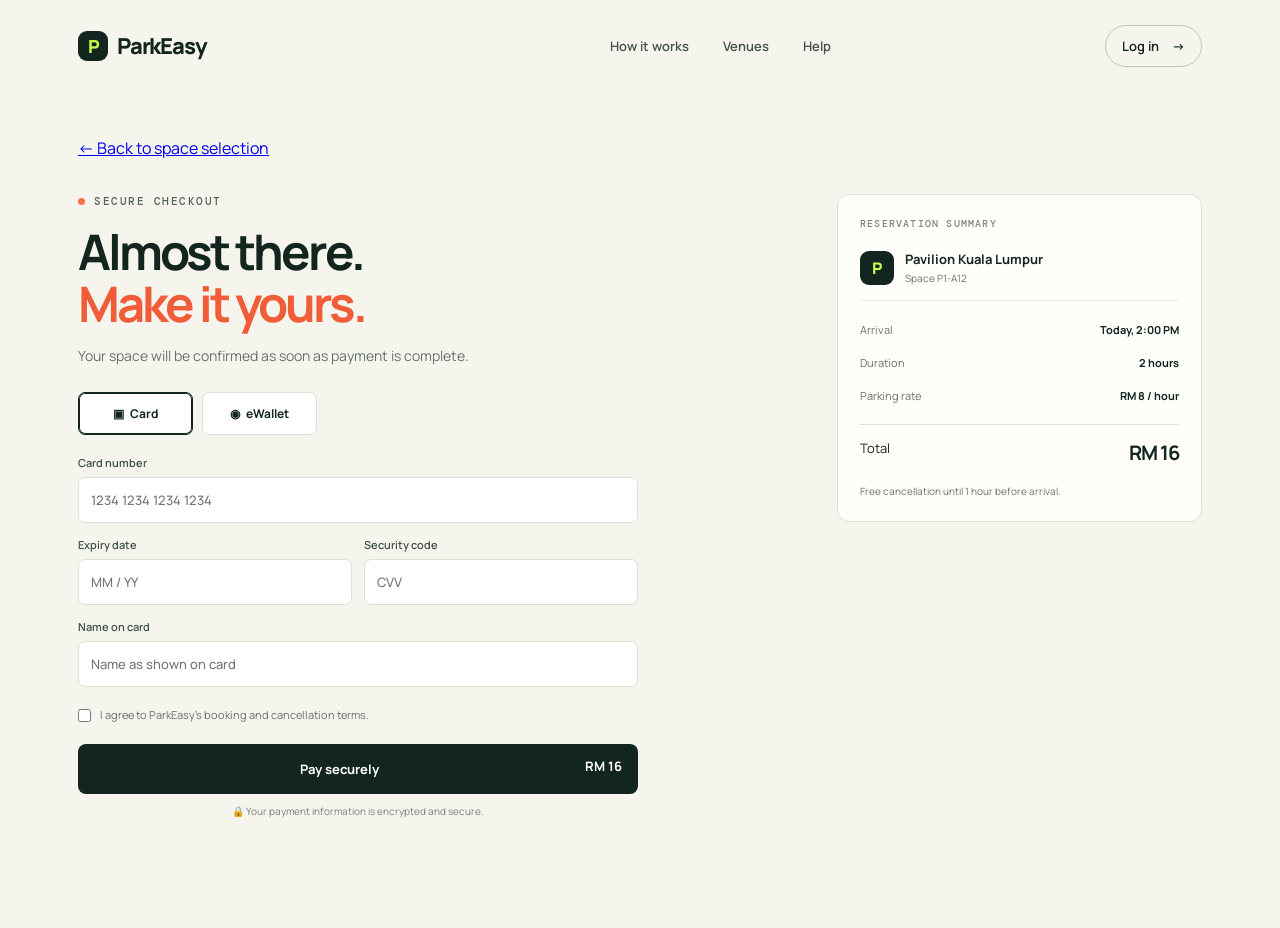
<file: payment.html>
<!doctype html>
<html lang="en"><head><meta charset="UTF-8"><meta name="viewport" content="width=device-width,initial-scale=1"><title>Secure Payment — ParkEasy</title><link rel="preconnect" href="https://fonts.googleapis.com"><link rel="preconnect" href="https://fonts.gstatic.com" crossorigin><link href="https://fonts.googleapis.com/css2?family=DM+Mono:wght@400;500&family=Manrope:wght@400;500;600;700;800&display=swap" rel="stylesheet"><link rel="stylesheet" href="styles.css"><link rel="stylesheet" href="payment.css"></head>
<body><nav class="nav wrap"><a class="brand" href="index.html"><span class="brand-mark">P</span>ParkEasy</a><div class="nav-links"><a href="index.html#how">How it works</a><a href="venues.html">Venues</a><a href="index.html#help">Help</a></div><button class="account">Log in <span>→</span></button></nav><main class="checkout wrap"><a class="back-link" id="backToSpace" href="spaces.html">← Back to space selection</a><div class="checkout-grid"><section class="payment-form"><p class="eyebrow"><span></span> SECURE CHECKOUT</p><h1>Almost there.<br><em>Make it yours.</em></h1><p class="checkout-intro">Your space will be confirmed as soon as payment is complete.</p><div class="payment-methods"><button class="method active" data-method="card"><span class="method-icon">▣</span>Card</button><button class="method" data-method="wallet"><span class="method-icon">◉</span>eWallet</button></div><form id="paymentForm"><div id="cardFields"><label>Card number<input required inputmode="numeric" maxlength="19" id="cardNumber" placeholder="1234 1234 1234 1234"></label><div class="payment-row"><label>Expiry date<input required inputmode="numeric" maxlength="5" placeholder="MM / YY"></label><label>Security code<input required inputmode="numeric" maxlength="3" placeholder="CVV"></label></div><label>Name on card<input required placeholder="Name as shown on card"></label></div><div class="wallet-message hidden" id="walletMessage">You’ll be redirected to your selected eWallet to complete this secure payment.</div><label class="checkbox"><input required type="checkbox"> <span>I agree to ParkEasy’s booking and cancellation terms.</span></label><button class="primary pay-button" type="submit">Pay securely <span id="payAmount">RM 16</span></button></form><p class="security-note">🔒 Your payment information is encrypted and secure.</p></section><aside class="order-summary"><p class="tiny">RESERVATION SUMMARY</p><div class="mall-mini"><span class="mini-mark">P</span><div><strong id="summaryVenue">Pavilion Kuala Lumpur</strong><small id="summarySpace">Space P1-A12</small></div></div><dl><div><dt>Arrival</dt><dd>Today, 2:00 PM</dd></div><div><dt>Duration</dt><dd>2 hours</dd></div><div><dt>Parking rate</dt><dd id="summaryRate">RM 8 / hour</dd></div></dl><div class="total"><span>Total</span><strong id="summaryTotal">RM 16</strong></div><p class="cancel-note">Free cancellation until 1 hour before arrival.</p></aside></div></main><div class="confirmation hidden" id="confirmation"><div><span class="confirmation-mark">✓</span><p class="eyebrow"><span></span> PAYMENT SUCCESSFUL</p><h2>Your space is<br>reserved.</h2><p id="confirmationText"></p><a class="primary" href="index.html">Back to home <span>→</span></a></div></div><script src="payment.js"></script></body></html>
</file>
<file: styles.css>
:root{--ink:#13251f;--muted:#65736c;--cream:#f5f4ed;--card:#fffefa;--lime:#c8ff4d;--line:#dce0d7;--orange:#ff7045}*{box-sizing:border-box}html{scroll-behavior:smooth}body{margin:0;background:var(--cream);font-family:Manrope,Arial,sans-serif;color:var(--ink)}.wrap{max-width:1180px;margin:auto;padding-left:28px;padding-right:28px}.nav{height:92px;display:flex;align-items:center;justify-content:space-between}.brand{display:flex;align-items:center;gap:9px;color:var(--ink);font-weight:800;font-size:22px;text-decoration:none;letter-spacing:-1.2px}.brand-mark{display:grid;place-items:center;width:30px;height:30px;border-radius:9px;background:var(--ink);color:var(--lime);font-size:18px;line-height:1}.nav-links{display:flex;gap:34px;margin-left:130px}.nav-links a{font-size:13px;color:#42524a;text-decoration:none;font-weight:600}.account,.text-button{border:0;background:transparent;font:600 13px Manrope;color:var(--ink);cursor:pointer}.account{border:1px solid #bfc8bf;border-radius:99px;padding:11px 16px}.account span{padding-left:10px}.hero{min-height:570px;display:grid;grid-template-columns:1fr 510px;gap:80px;align-items:center;padding-top:40px;padding-bottom:70px}.eyebrow{font:500 11px 'DM Mono',monospace;letter-spacing:1.5px;color:#52635b;margin:0 0 18px;display:flex;gap:9px;align-items:center}.eyebrow span{display:inline-block;width:7px;height:7px;background:var(--orange);border-radius:50%}.hero h1,.section-head h2,.how h2{font-size:65px;line-height:1.05;letter-spacing:-4.2px;margin:0;font-weight:800}.hero h1 em{color:#f15d38;font-style:normal}.intro{font-size:16px;line-height:1.7;color:var(--muted);max-width:440px;margin:24px 0}.trust{display:flex;align-items:center;gap:12px;font-size:12px;color:var(--muted)}.trust b{color:var(--ink)}.avatars{display:flex}.avatars i{height:26px;width:26px;border-radius:50%;display:grid;place-items:center;color:#fff;font:bold 10px Manrope;border:2px solid var(--cream);margin-right:-7px;font-style:normal}.avatars i:nth-child(1){background:#49786e}.avatars i:nth-child(2){background:#d9aa80}.avatars i:nth-child(3){background:#485b8c}.booking-card{padding:27px;background:var(--card);border:1px solid var(--line);box-shadow:0 18px 40px #27433414;border-radius:16px}.card-top{display:flex;justify-content:space-between;align-items:start;margin-bottom:21px}.tiny{font:500 10px 'DM Mono';letter-spacing:1.2px;color:#78857e;margin:0 0 5px}.card-top h2{font-size:20px;letter-spacing:-.8px;margin:0}.live{font:500 10px 'DM Mono';color:#397158;display:flex;gap:6px;align-items:center;background:#eff8e7;padding:6px 8px;border-radius:4px}.live i{width:6px;height:6px;background:#54bb76;border-radius:50%}.field{border:1px solid var(--line);border-radius:8px;display:flex;align-items:center;min-height:65px;padding:9px 13px;gap:11px;margin-bottom:11px;background:#fff}.field .icon{font-size:21px;color:#476055;width:18px}.field>span:nth-child(2){display:block;flex:1}.field small{display:block;font:500 9px 'DM Mono';letter-spacing:1px;color:#7e8983;margin-bottom:3px}.field input,.field select{width:100%;font:600 12px Manrope;color:var(--ink);border:0;outline:0;background:transparent}.field select{appearance:none;cursor:pointer}.location button{background:transparent;border:0;font-size:20px;cursor:pointer;color:#526b5e}.fields-row{display:grid;grid-template-columns:1fr 1fr;gap:10px}.fields-row .field{min-width:0}.primary{width:100%;padding:16px;background:var(--ink);color:#fff;border:0;border-radius:8px;font:700 13px Manrope;cursor:pointer;margin-top:3px;transition:.2s}.primary:hover{background:#28463a;transform:translateY(-1px)}.primary span{float:right;font-size:18px;line-height:13px}.guarantee{text-align:center;margin:14px 0 0;font-size:10px;color:#76817b}.marquee{background:var(--lime);overflow:hidden;padding:17px 0;white-space:nowrap}.marquee div{display:flex;justify-content:space-around;align-items:center;font:600 12px 'DM Mono';letter-spacing:1px}.marquee b{font-size:17px}.venues{padding-top:104px;padding-bottom:110px}.section-head{display:flex;align-items:end;justify-content:space-between;margin-bottom:35px}.section-head h2,.how h2{font-size:41px;letter-spacing:-2.5px}.text-button{padding-bottom:5px;border-bottom:1px solid var(--ink)}.text-button span{margin-left:5px}.venue-grid{display:grid;grid-template-columns:repeat(3,1fr);gap:18px}.venue{border-radius:13px;background:var(--card);border:1px solid var(--line);overflow:hidden;position:relative}.venue-art{height:142px;padding:14px;background:var(--art);position:relative;overflow:hidden}.venue-art:before{content:"";position:absolute;border-radius:50%;width:230px;height:230px;background:var(--shape);right:-65px;bottom:-125px}.venue-art:after{content:"P";position:absolute;right:22px;bottom:7px;font-size:112px;font-weight:800;line-height:1;color:#ffffffaa;letter-spacing:-11px}.tag{position:relative;z-index:1;padding:5px 7px;background:#fff;border-radius:4px;font:500 9px 'DM Mono';letter-spacing:.5px}.venue-info{padding:16px}.venue-title{display:flex;justify-content:space-between;gap:8px}.venue h3{font-size:14px;letter-spacing:-.5px;margin:0}.venue p{font-size:11px;margin:4px 0 13px;color:var(--muted)}.venue-footer{display:flex;justify-content:space-between;align-items:center;border-top:1px solid #edf0ea;padding-top:12px}.venue-footer strong{font-size:13px}.venue-footer strong small{font-size:10px;font-weight:500;color:var(--muted)}.book-btn{border:0;border-radius:5px;background:var(--lime);font:700 11px Manrope;padding:8px 10px;cursor:pointer}.how{border-top:1px solid var(--line);padding-top:91px;padding-bottom:105px;display:grid;grid-template-columns:30% 1fr;gap:60px}.steps{display:grid;grid-template-columns:repeat(3,1fr);gap:26px}.steps article{border-top:2px solid var(--ink);padding-top:14px}.steps article>b{font:500 10px 'DM Mono';color:#89928d}.step-icon{width:42px;height:42px;border-radius:11px;display:grid;place-items:center;background:#e4eee0;font-size:24px;margin:23px 0 15px}.steps h3{font-size:15px;margin:0 0 8px;letter-spacing:-.4px}.steps p{font-size:12px;line-height:1.65;color:var(--muted);margin:0}.footer{background:var(--ink);color:#fff}.footer-row{min-height:92px;display:flex;align-items:center;justify-content:space-between}.footer .brand{color:#fff}.footer .brand-mark{background:var(--lime);color:var(--ink)}.footer p,.footer span{font-size:11px;color:#a6b1ab}#toast{position:fixed;bottom:24px;left:50%;transform:translate(-50%,120px);background:var(--ink);color:white;padding:13px 18px;border-radius:8px;font-size:12px;box-shadow:0 10px 30px #0004;transition:transform .3s;z-index:5}#toast.show{transform:translate(-50%,0)}
@media(max-width:820px){.nav-links{display:none}.hero{grid-template-columns:1fr;gap:45px;padding-top:30px}.hero h1{font-size:53px}.booking-card{max-width:550px}.venue-grid{grid-template-columns:1fr 1fr}.how{grid-template-columns:1fr}.how-title{max-width:430px}}@media(max-width:540px){.wrap{padding-left:19px;padding-right:19px}.nav{height:76px}.hero{padding-bottom:48px}.hero h1{font-size:44px;letter-spacing:-3px}.venue-grid,.steps{grid-template-columns:1fr}.section-head{align-items:start;gap:15px}.section-head h2,.how h2{font-size:33px}.venues{padding-top:70px;padding-bottom:70px}.how{padding-top:65px;padding-bottom:70px}.footer-row{flex-wrap:wrap;padding-top:20px;padding-bottom:20px;gap:14px}.footer-row p{display:none}}
</file>
<file: payment.css>
.checkout{padding-top:45px;padding-bottom:100px}.checkout-grid{display:grid;grid-template-columns:minmax(0,1fr) 365px;gap:88px;margin-top:35px}.payment-form{max-width:560px}.payment-form h1{font-size:49px;letter-spacing:-3px;line-height:1.06;margin:0}.payment-form h1 em{font-style:normal;color:#f15d38}.checkout-intro{font-size:14px;color:var(--muted);margin:16px 0 27px}.payment-methods{display:flex;gap:9px;margin-bottom:20px}.method{width:115px;padding:12px;background:#fff;border:1px solid var(--line);border-radius:7px;font:700 12px Manrope;color:var(--ink);cursor:pointer}.method.active{border-color:var(--ink);box-shadow:inset 0 0 0 1px var(--ink)}.method-icon{margin-right:6px}.payment-form label:not(.checkbox){display:block;font:600 11px Manrope;color:#405149;margin-bottom:14px}.payment-form input:not([type=checkbox]){display:block;width:100%;margin-top:7px;padding:13px 12px;border:1px solid var(--line);border-radius:7px;background:#fff;font:500 13px Manrope;outline:none}.payment-form input:focus{border-color:#6a8678}.payment-row{display:grid;grid-template-columns:1fr 1fr;gap:12px}.checkbox{display:flex;gap:9px;align-items:start;margin:20px 0;font-size:11px;line-height:1.5;color:var(--muted)}.checkbox input{margin:2px 0}.pay-button{margin-top:0}.pay-button span{font-size:13px}.security-note{text-align:center;font-size:10px;color:#78847d}.wallet-message{padding:17px;background:#eff8e7;border-radius:7px;font-size:12px;line-height:1.5;color:#456353;margin-bottom:17px}.hidden{display:none!important}.order-summary{height:max-content;background:#fffefa;border:1px solid var(--line);border-radius:12px;padding:22px}.mall-mini{display:flex;gap:11px;align-items:center;border-bottom:1px solid #e8ece5;padding:15px 0}.mini-mark{width:34px;height:34px;display:grid;place-items:center;border-radius:9px;background:var(--ink);color:var(--lime);font-weight:800}.mall-mini strong,.mall-mini small{display:block}.mall-mini strong{font-size:13px}.mall-mini small{font-size:10px;color:var(--muted);margin-top:3px}.order-summary dl{margin:12px 0}.order-summary dl div{display:flex;justify-content:space-between;padding:9px 0;font-size:11px}.order-summary dt{color:var(--muted)}.order-summary dd{margin:0;font-weight:700}.total{display:flex;justify-content:space-between;border-top:1px solid var(--line);padding-top:14px;font-size:13px}.total strong{font-size:20px;letter-spacing:-1px}.cancel-note{font-size:10px;line-height:1.5;color:var(--muted);margin:18px 0 0}.confirmation{position:fixed;inset:0;background:#12251fe8;z-index:10;display:grid;place-items:center;padding:20px}.confirmation>div{max-width:440px;background:#fffefa;border-radius:15px;padding:42px;text-align:center}.confirmation-mark{display:grid;place-items:center;margin:0 auto 20px;width:55px;height:55px;border-radius:50%;background:var(--lime);font-size:25px}.confirmation h2{font-size:39px;letter-spacing:-2.5px;line-height:1.05;margin:12px 0}.confirmation p:not(.eyebrow){font-size:13px;color:var(--muted);line-height:1.6;margin:0 0 24px}.confirmation .primary{display:block;text-decoration:none}@media(max-width:760px){.checkout-grid{grid-template-columns:1fr;gap:35px}.payment-form{max-width:none}.order-summary{order:-1}.payment-form h1{font-size:40px}}@media(max-width:500px){.checkout{padding-top:28px}.payment-row{grid-template-columns:1fr}.payment-form h1{font-size:36px}.confirmation>div{padding:30px 22px}}
</file>
